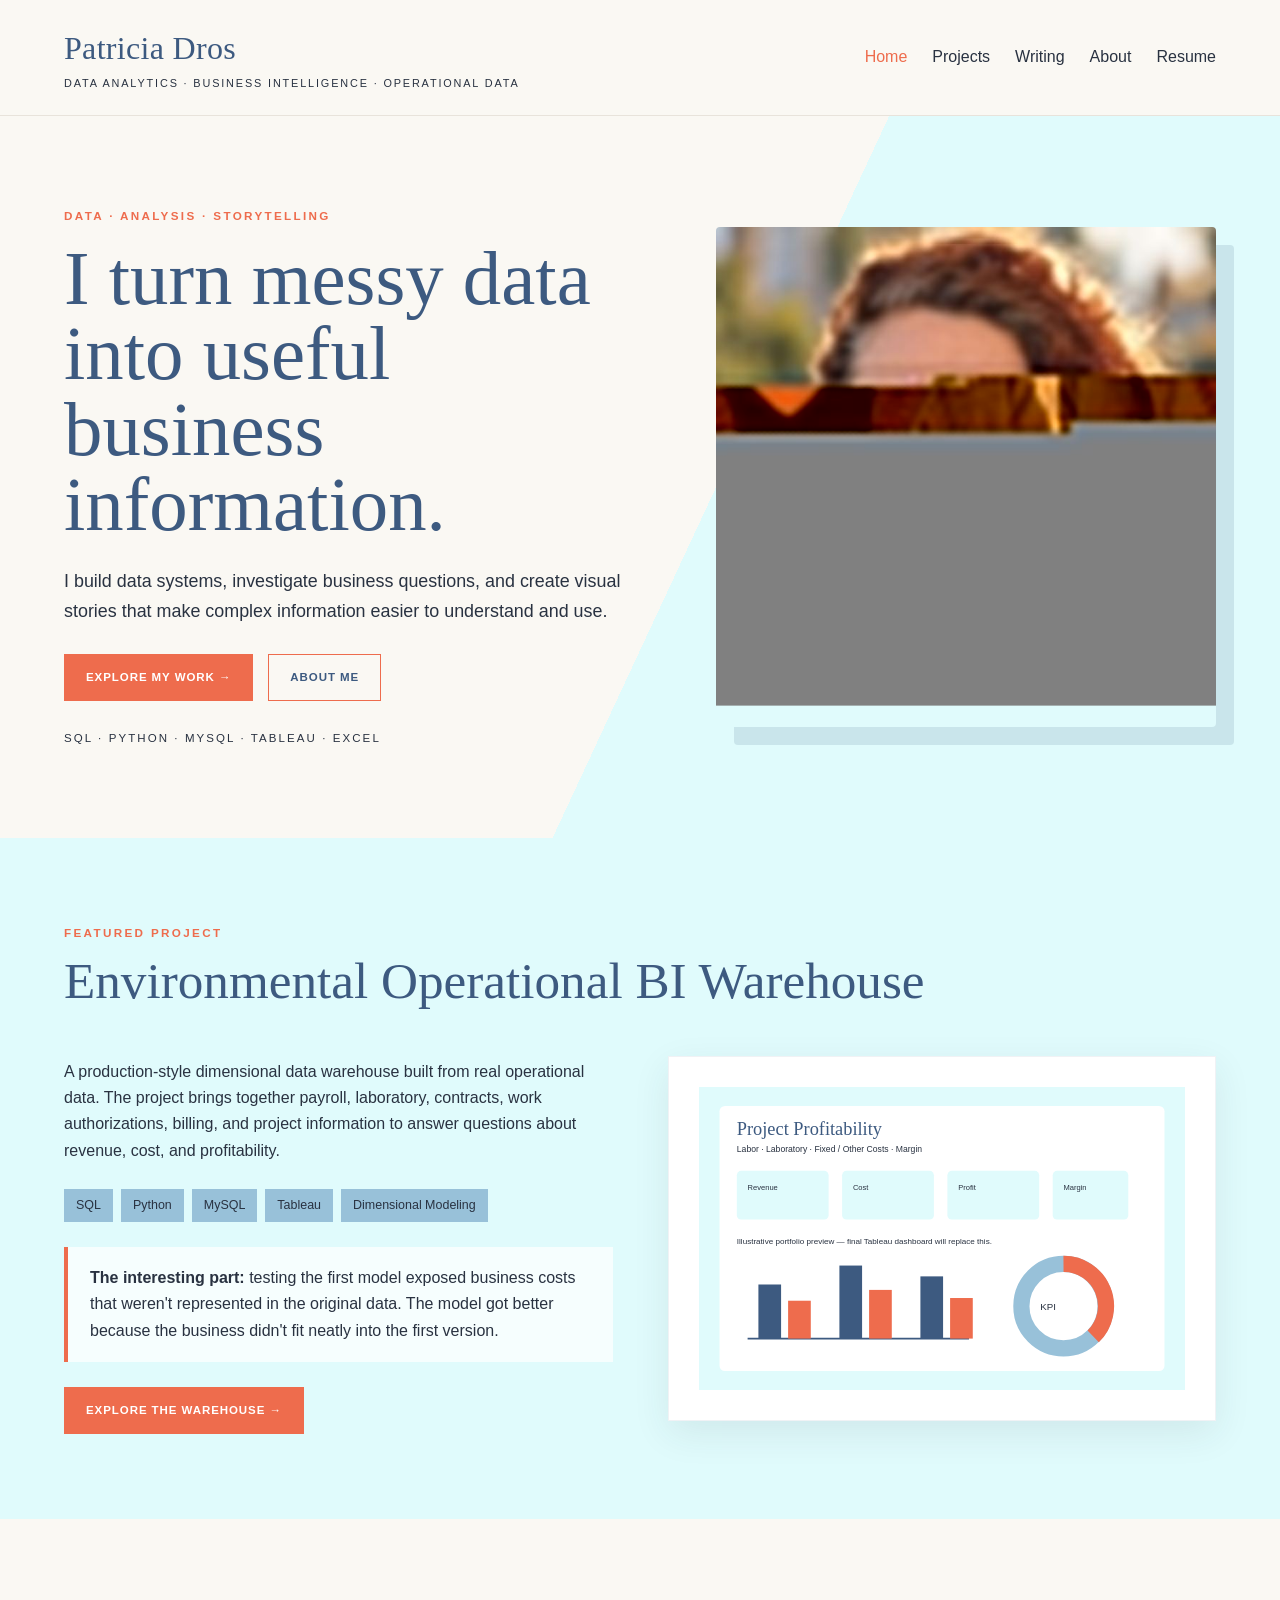
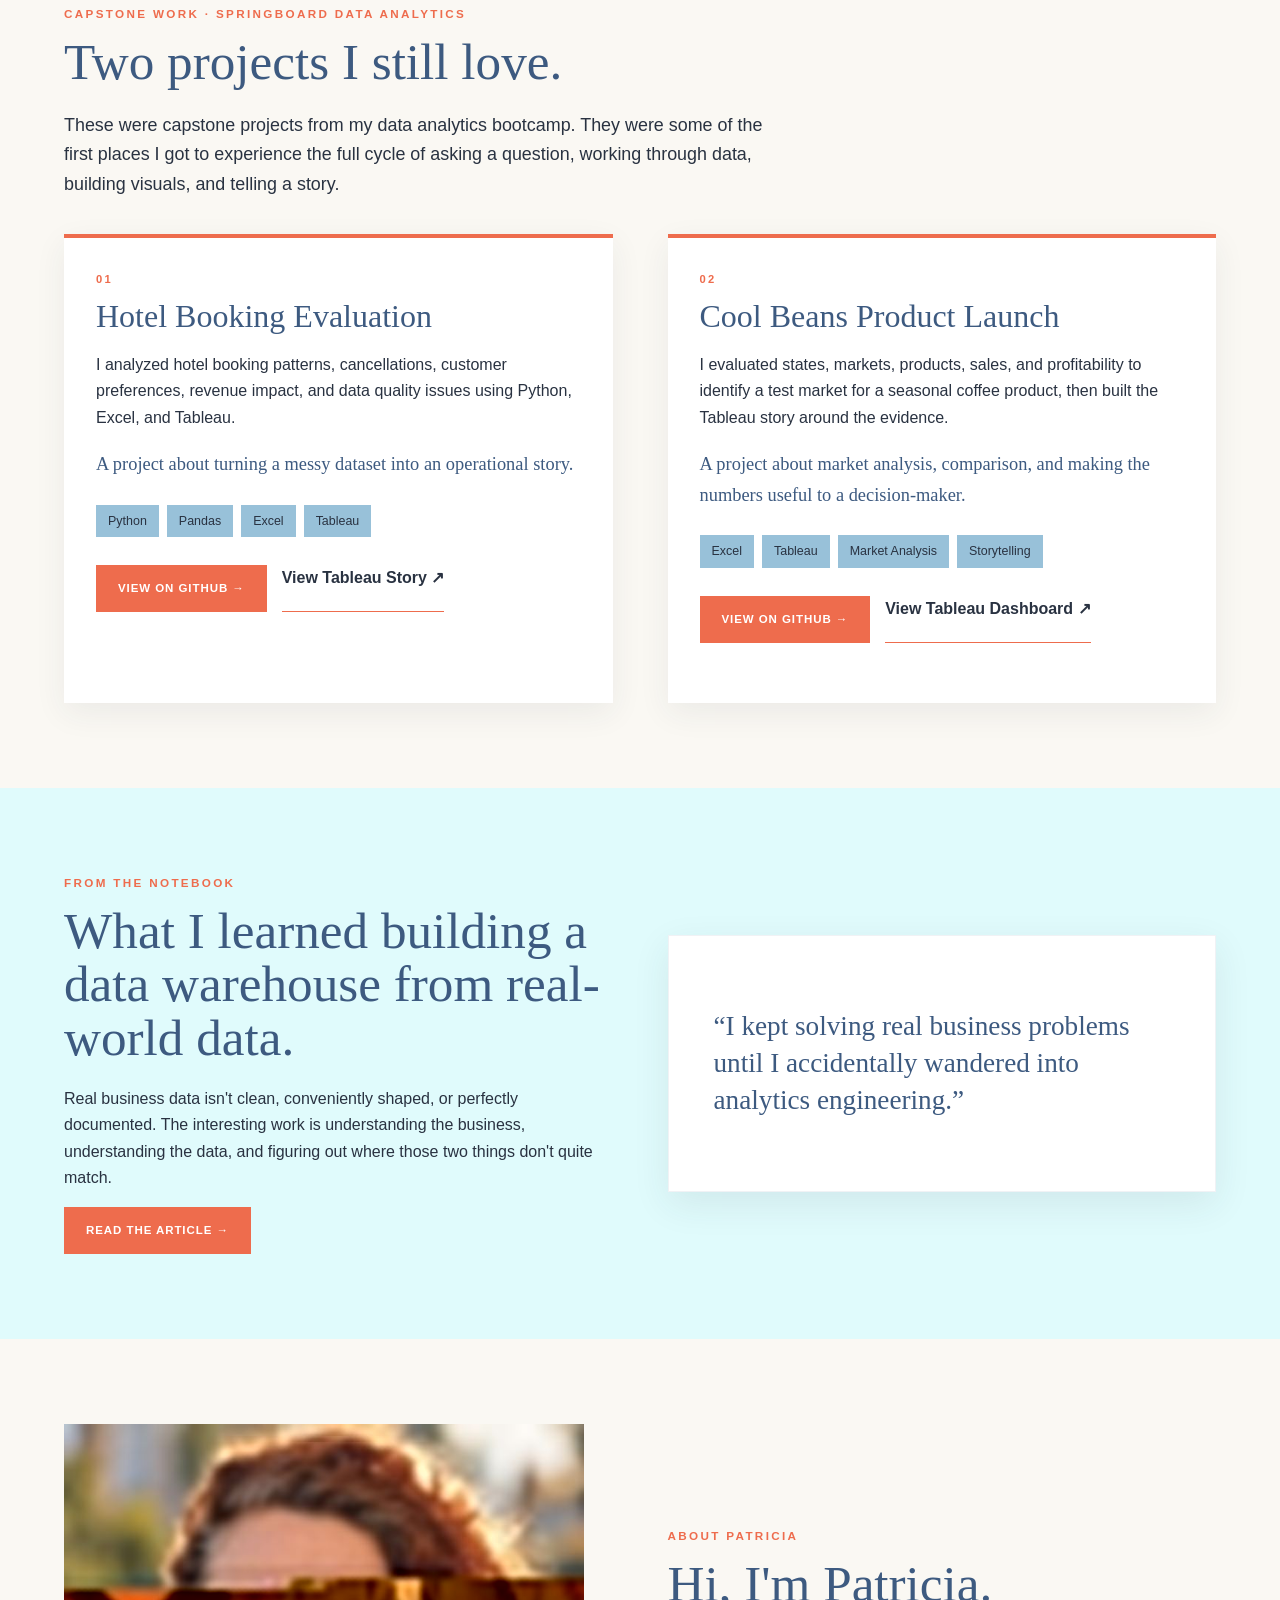
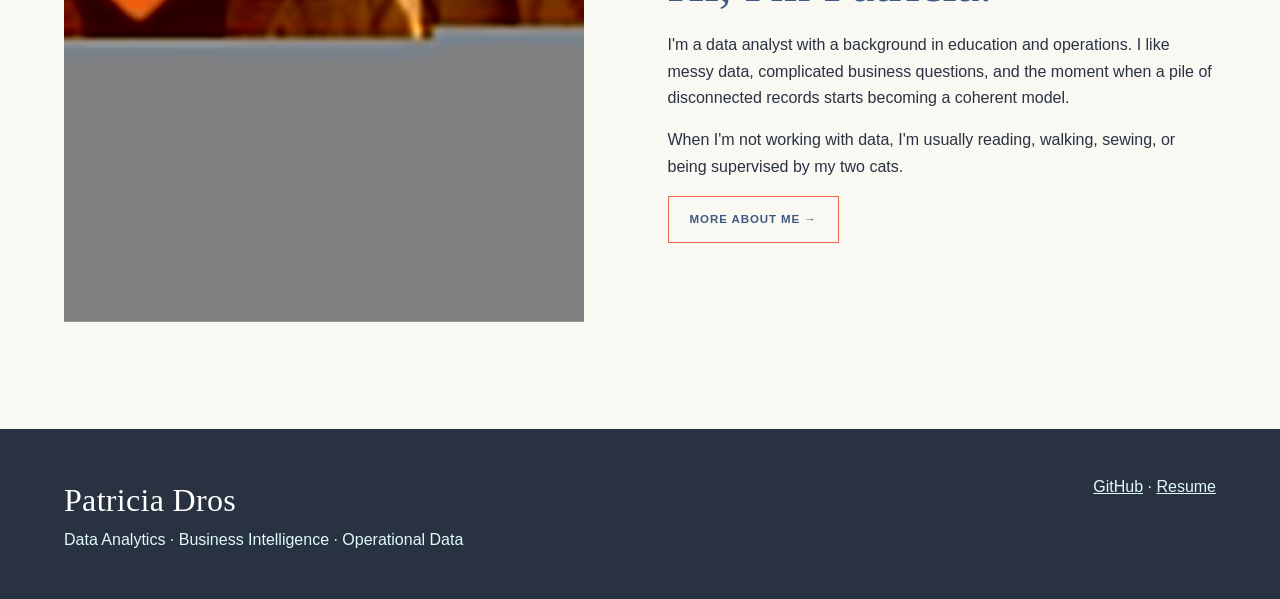
<file: index.html>
<!doctype html>
<html lang="en">
<head>
<meta charset="utf-8"><meta name="viewport" content="width=device-width,initial-scale=1">
<title>Patricia Dros | Data Analytics & Business Intelligence</title><link rel="stylesheet" href="style.css">
</head>
<body>
<nav class="site-nav"><div><a class="brand" href="index.html">Patricia Dros</a><p class="tagline">Data Analytics · Business Intelligence · Operational Data</p></div>
<ul class="nav-links"><li><a class="active" href="index.html">Home</a></li><li><a href="projects.html">Projects</a></li><li><a href="writing.html">Writing</a></li><li><a href="about.html">About</a></li><li><a href="resume.html">Resume</a></li></ul></nav>
<main>
<section class="hero"><div><div class="eyebrow">Data · Analysis · Storytelling</div>
<h1>I turn messy data into useful business information.</h1>
<p class="lead">I build data systems, investigate business questions, and create visual stories that make complex information easier to understand and use.</p>
<div class="buttons"><a class="button primary" href="projects.html">Explore My Work →</a><a class="button secondary" href="about.html">About Me</a></div>
<div class="skills">SQL · Python · MySQL · Tableau · Excel</div></div>
<img class="hero-photo" src="assets/patricia-headshot.jpg" alt="Portrait of Patricia Dros"></section>
<section class="pale"><div class="section-intro"><div class="eyebrow">Featured Project</div><h2>Environmental Operational BI Warehouse</h2></div><div class="grid"><div>
<p>A production-style dimensional data warehouse built from real operational data. The project brings together payroll, laboratory, contracts, work authorizations, billing, and project information to answer questions about revenue, cost, and profitability.</p>
<div class="tags"><span class="tag">SQL</span><span class="tag">Python</span><span class="tag">MySQL</span><span class="tag">Tableau</span><span class="tag">Dimensional Modeling</span></div>
<div class="note"><strong>The interesting part:</strong> testing the first model exposed business costs that weren't represented in the original data. The model got better because the business didn't fit neatly into the first version.</div>
<a class="button primary" href="https://github.com/PatriciaDros/environmental-operational-bi-warehouse">Explore the Warehouse →</a>
</div><div class="card"><img src="assets/dashboard-preview.svg" alt="Illustrative project profitability dashboard preview" style="width:100%;display:block"></div></div></section>
<section><div class="section-intro"><div class="eyebrow">Capstone Work · Springboard Data Analytics</div><h2>Two projects I still love.</h2><p class="lead">These were capstone projects from my data analytics bootcamp. They were some of the first places I got to experience the full cycle of asking a question, working through data, building visuals, and telling a story.</p></div>
<div class="grid project-grid">
<article class="project-card"><div class="project-number">01</div><h3>Hotel Booking Evaluation</h3><p>I analyzed hotel booking patterns, cancellations, customer preferences, revenue impact, and data quality issues using Python, Excel, and Tableau.</p><p class="project-punch">A project about turning a messy dataset into an operational story.</p><div class="tags"><span class="tag">Python</span><span class="tag">Pandas</span><span class="tag">Excel</span><span class="tag">Tableau</span></div><div class="buttons"><a class="button primary" href="https://github.com/PatriciaDros/Hotel-Booking-Evaluation">View on GitHub →</a><a class="text-link" href="https://public.tableau.com/app/profile/patricia.dros/viz/HotelBookingEvaluation/Story1">View Tableau Story ↗</a></div></article>
<article class="project-card"><div class="project-number">02</div><h3>Cool Beans Product Launch</h3><p>I evaluated states, markets, products, sales, and profitability to identify a test market for a seasonal coffee product, then built the Tableau story around the evidence.</p><p class="project-punch">A project about market analysis, comparison, and making the numbers useful to a decision-maker.</p><div class="tags"><span class="tag">Excel</span><span class="tag">Tableau</span><span class="tag">Market Analysis</span><span class="tag">Storytelling</span></div><div class="buttons"><a class="button primary" href="https://github.com/PatriciaDros/Cool-Beans-Product-Launch">View on GitHub →</a><a class="text-link" href="https://public.tableau.com/app/profile/patricia.dros/viz/CoffeeChainProductLaunch/Presentation">View Tableau Dashboard ↗</a></div></article>
</div></section>
<section class="pale"><div class="grid"><div><div class="eyebrow">From the Notebook</div><h2>What I learned building a data warehouse from real-world data.</h2><p>Real business data isn't clean, conveniently shaped, or perfectly documented. The interesting work is understanding the business, understanding the data, and figuring out where those two things don't quite match.</p><a class="button primary" href="writing.html">Read the Article →</a></div><div class="card quote-card"><p>“I kept solving real business problems until I accidentally wandered into analytics engineering.”</p></div></div></section>
<section class="about-strip"><div class="grid"><img class="about-photo" src="assets/patricia-headshot.jpg" alt="Portrait of Patricia Dros"><div><div class="eyebrow">About Patricia</div><h2>Hi, I'm Patricia.</h2><p>I'm a data analyst with a background in education and operations. I like messy data, complicated business questions, and the moment when a pile of disconnected records starts becoming a coherent model.</p><p>When I'm not working with data, I'm usually reading, walking, sewing, or being supervised by my two cats.</p><a class="button secondary" href="about.html">More About Me →</a></div></div></section>
</main>
<footer><div><div class="brand">Patricia Dros</div><p>Data Analytics · Business Intelligence · Operational Data</p></div><p><a href="https://github.com/PatriciaDros">GitHub</a> · <a href="resume.html">Resume</a></p></div></footer>
</body></html>
</file>
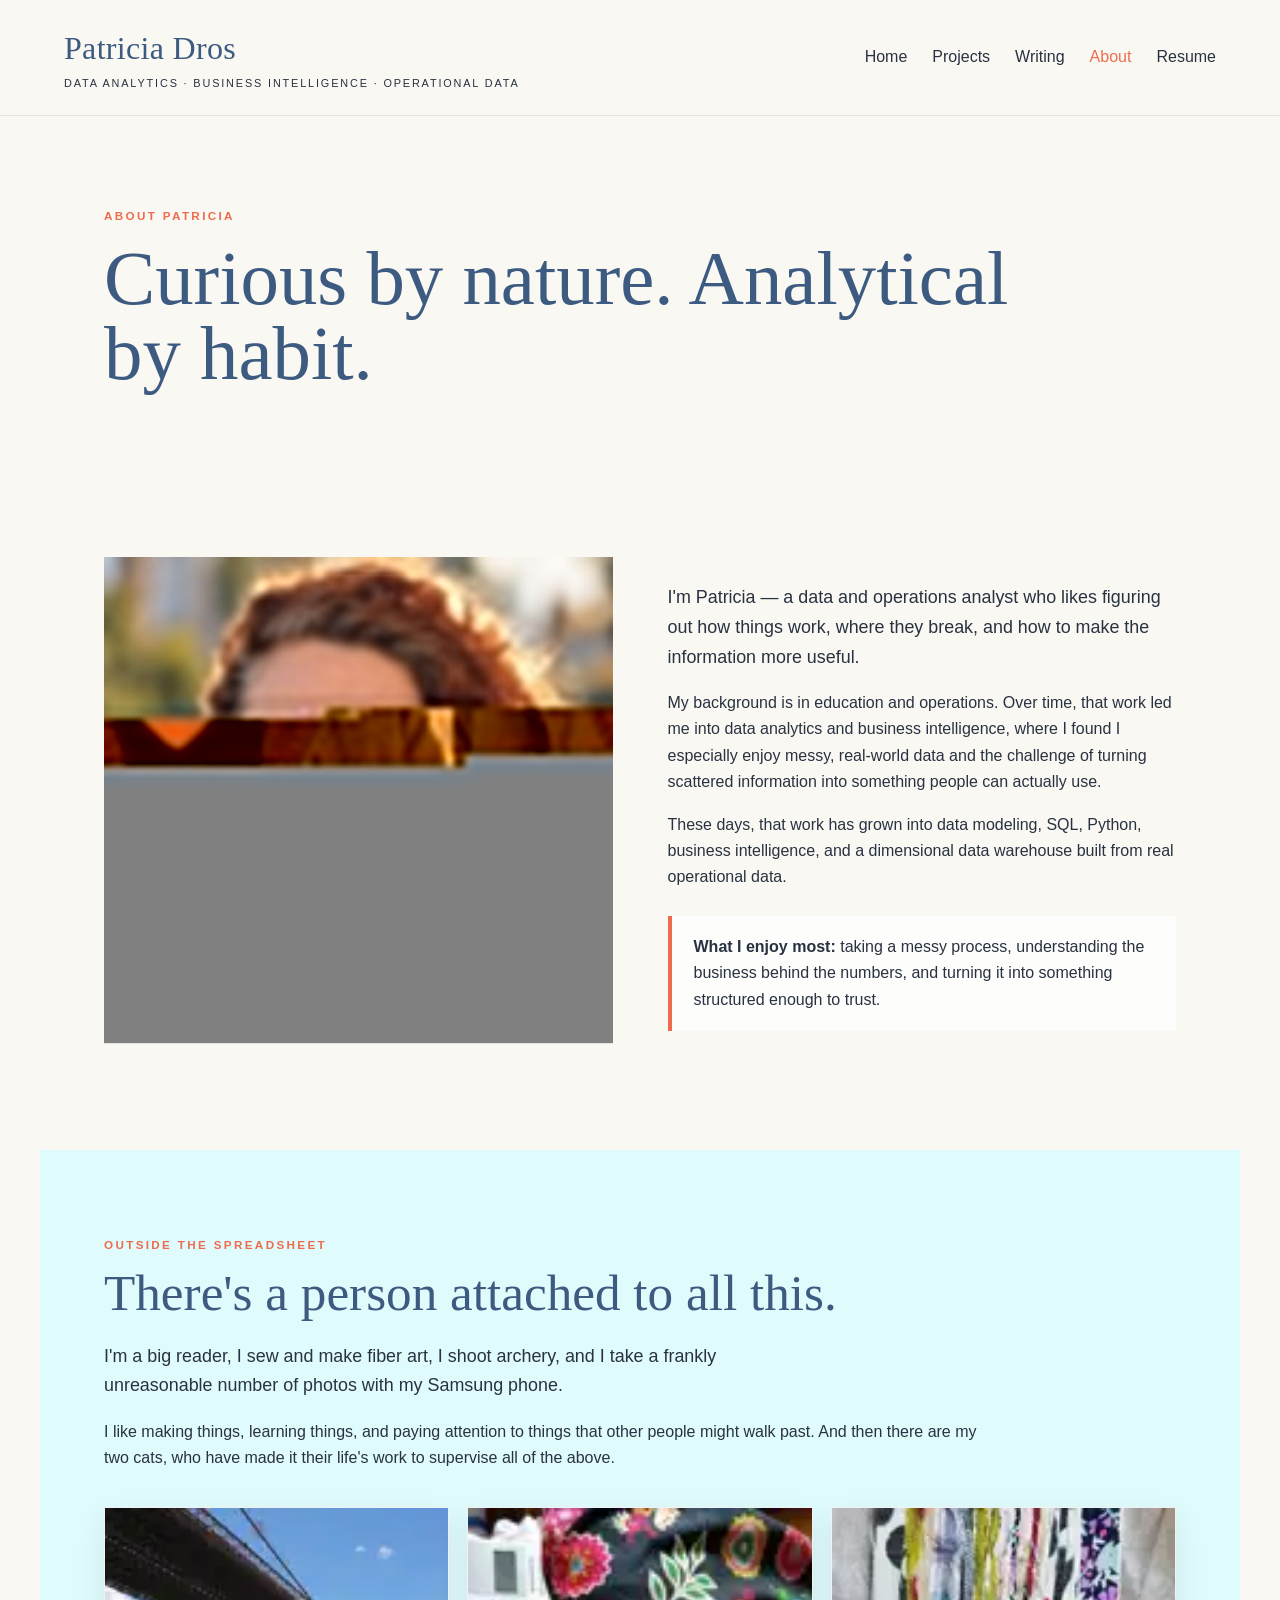
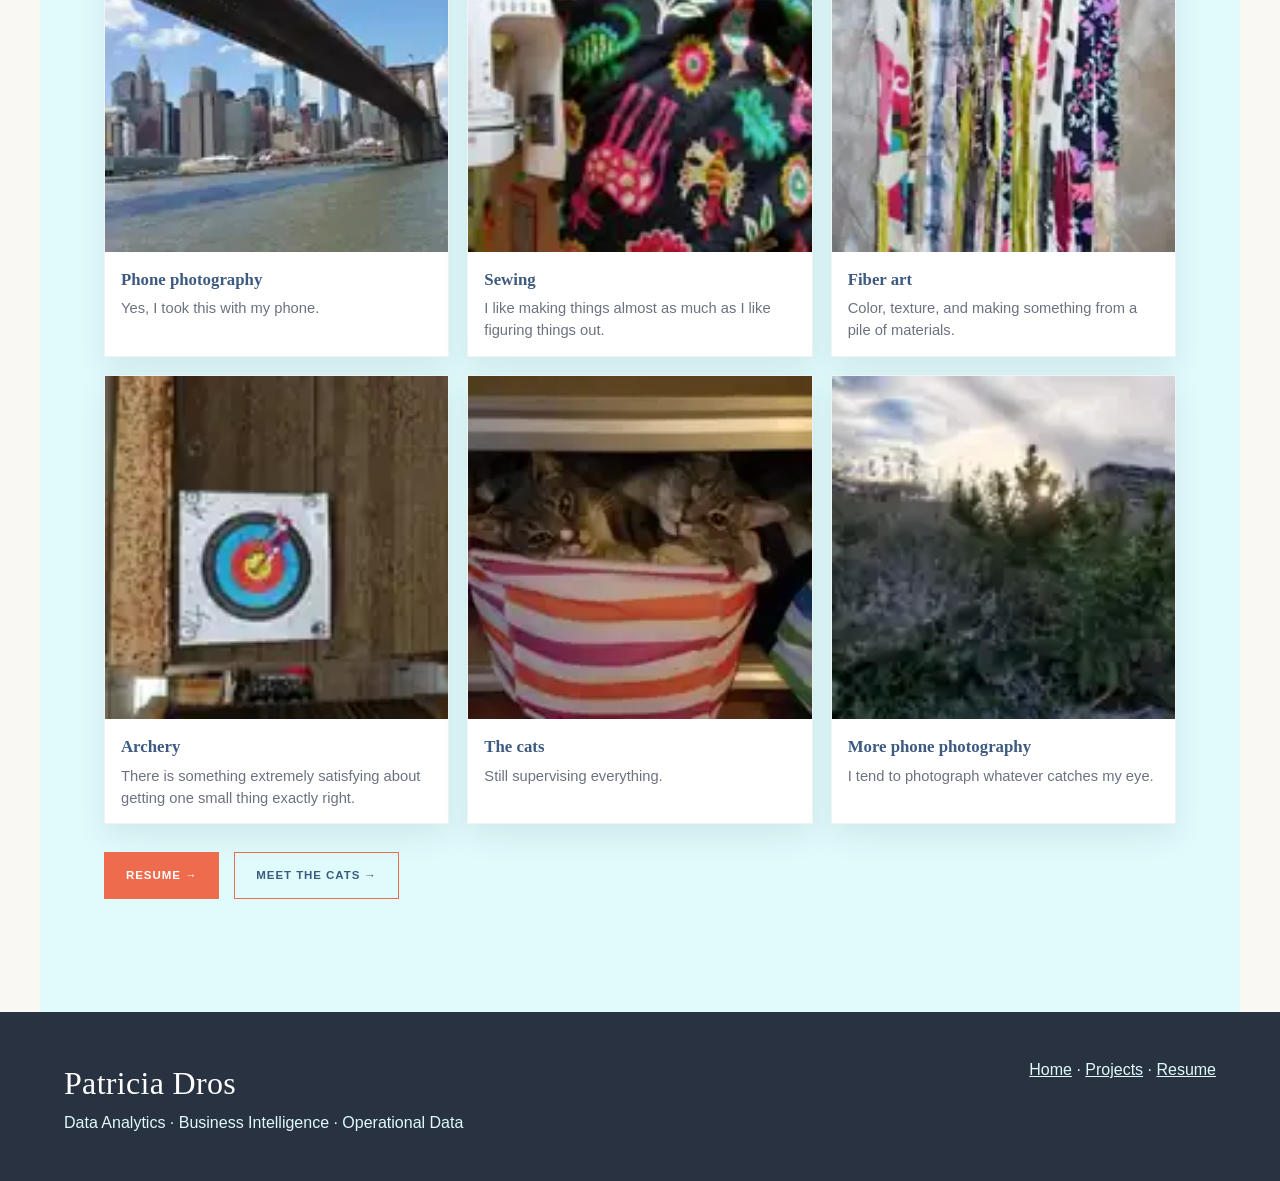
<file: about.html>
<!doctype html>
<html lang="en">
<head>
  <meta charset="utf-8">
  <meta name="viewport" content="width=device-width,initial-scale=1">
  <title>About | Patricia Dros</title>
  <link rel="stylesheet" href="style.css">
</head>
<body>
<nav class="site-nav">
  <div>
    <a class="brand" href="index.html">Patricia Dros</a>
    <p class="tagline">Data Analytics · Business Intelligence · Operational Data</p>
  </div>
  <ul class="nav-links">
    <li><a href="index.html">Home</a></li>
    <li><a href="projects.html">Projects</a></li>
    <li><a href="writing.html">Writing</a></li>
    <li><a href="about.html" class="active">About</a></li>
    <li><a href="resume.html">Resume</a></li>
  </ul>
</nav>

<main class="container">
  <header class="page-header">
    <div class="eyebrow">About Patricia</div>
    <h1>Curious by nature. Analytical by habit.</h1>
  </header>

  <section>
    <div class="grid">
      <img class="about-photo" src="assets/patricia-headshot.jpg" alt="Portrait of Patricia Dros">
      <div>
        <p class="lead">I'm Patricia — a data and operations analyst who likes figuring out how things work, where they break, and how to make the information more useful.</p>
        <p>My background is in education and operations. Over time, that work led me into data analytics and business intelligence, where I found I especially enjoy messy, real-world data and the challenge of turning scattered information into something people can actually use.</p>
        <p>These days, that work has grown into data modeling, SQL, Python, business intelligence, and a dimensional data warehouse built from real operational data.</p>
        <div class="note"><strong>What I enjoy most:</strong> taking a messy process, understanding the business behind the numbers, and turning it into something structured enough to trust.</div>
      </div>
    </div>
  </section>

  <section class="pale">
    <div class="section-intro">
      <div class="eyebrow">Outside the Spreadsheet</div>
      <h2>There's a person attached to all this.</h2>
      <p class="lead">I'm a big reader, I sew and make fiber art, I shoot archery, and I take a frankly unreasonable number of photos with my Samsung phone.</p>
      <p>I like making things, learning things, and paying attention to things that other people might walk past. And then there are my two cats, who have made it their life's work to supervise all of the above.</p>
    </div>

    <div class="hobby-grid">
      <figure class="hobby-card">
        <img src="assets/about-photo-nyc.svg" alt="City and bridge photograph taken by Patricia with her phone">
        <figcaption><strong>Phone photography</strong><span>Yes, I took this with my phone.</span></figcaption>
      </figure>

      <figure class="hobby-card">
        <img src="assets/about-sewing.svg" alt="Sewing project and colorful fabric">
        <figcaption><strong>Sewing</strong><span>I like making things almost as much as I like figuring things out.</span></figcaption>
      </figure>

      <figure class="hobby-card">
        <img src="assets/about-fiber-art.svg" alt="Colorful fiber art and textile materials">
        <figcaption><strong>Fiber art</strong><span>Color, texture, and making something from a pile of materials.</span></figcaption>
      </figure>

      <figure class="hobby-card">
        <img src="assets/about-archery.svg" alt="Archery target with arrows grouped near the center">
        <figcaption><strong>Archery</strong><span>There is something extremely satisfying about getting one small thing exactly right.</span></figcaption>
      </figure>

      <figure class="hobby-card">
        <img src="assets/about-cats.svg" alt="Patricia's cats relaxing together">
        <figcaption><strong>The cats</strong><span>Still supervising everything.</span></figcaption>
      </figure>

      <figure class="hobby-card">
        <img src="assets/about-photo-nature.svg" alt="Nature photograph taken by Patricia with her phone">
        <figcaption><strong>More phone photography</strong><span>I tend to photograph whatever catches my eye.</span></figcaption>
      </figure>
    </div>

    <div class="buttons">
      <a class="button primary" href="https://docs.google.com/document/d/11GzH2z8utqdKG4jEPrLiY3RpkU1543s8XlJLXUOitCM/edit?usp=sharing">Resume →</a>
      <a class="button secondary" href="https://photos.app.goo.gl/s2S8TbQZvqHZNW3t9">Meet the Cats →</a>
    </div>
  </section>
</main>

<footer>
  <div>
    <div class="brand">Patricia Dros</div>
    <p>Data Analytics · Business Intelligence · Operational Data</p>
  </div>
  <p><a href="index.html">Home</a> · <a href="projects.html">Projects</a> · <a href="resume.html">Resume</a></p>
</footer>
</body>
</html>
</file>
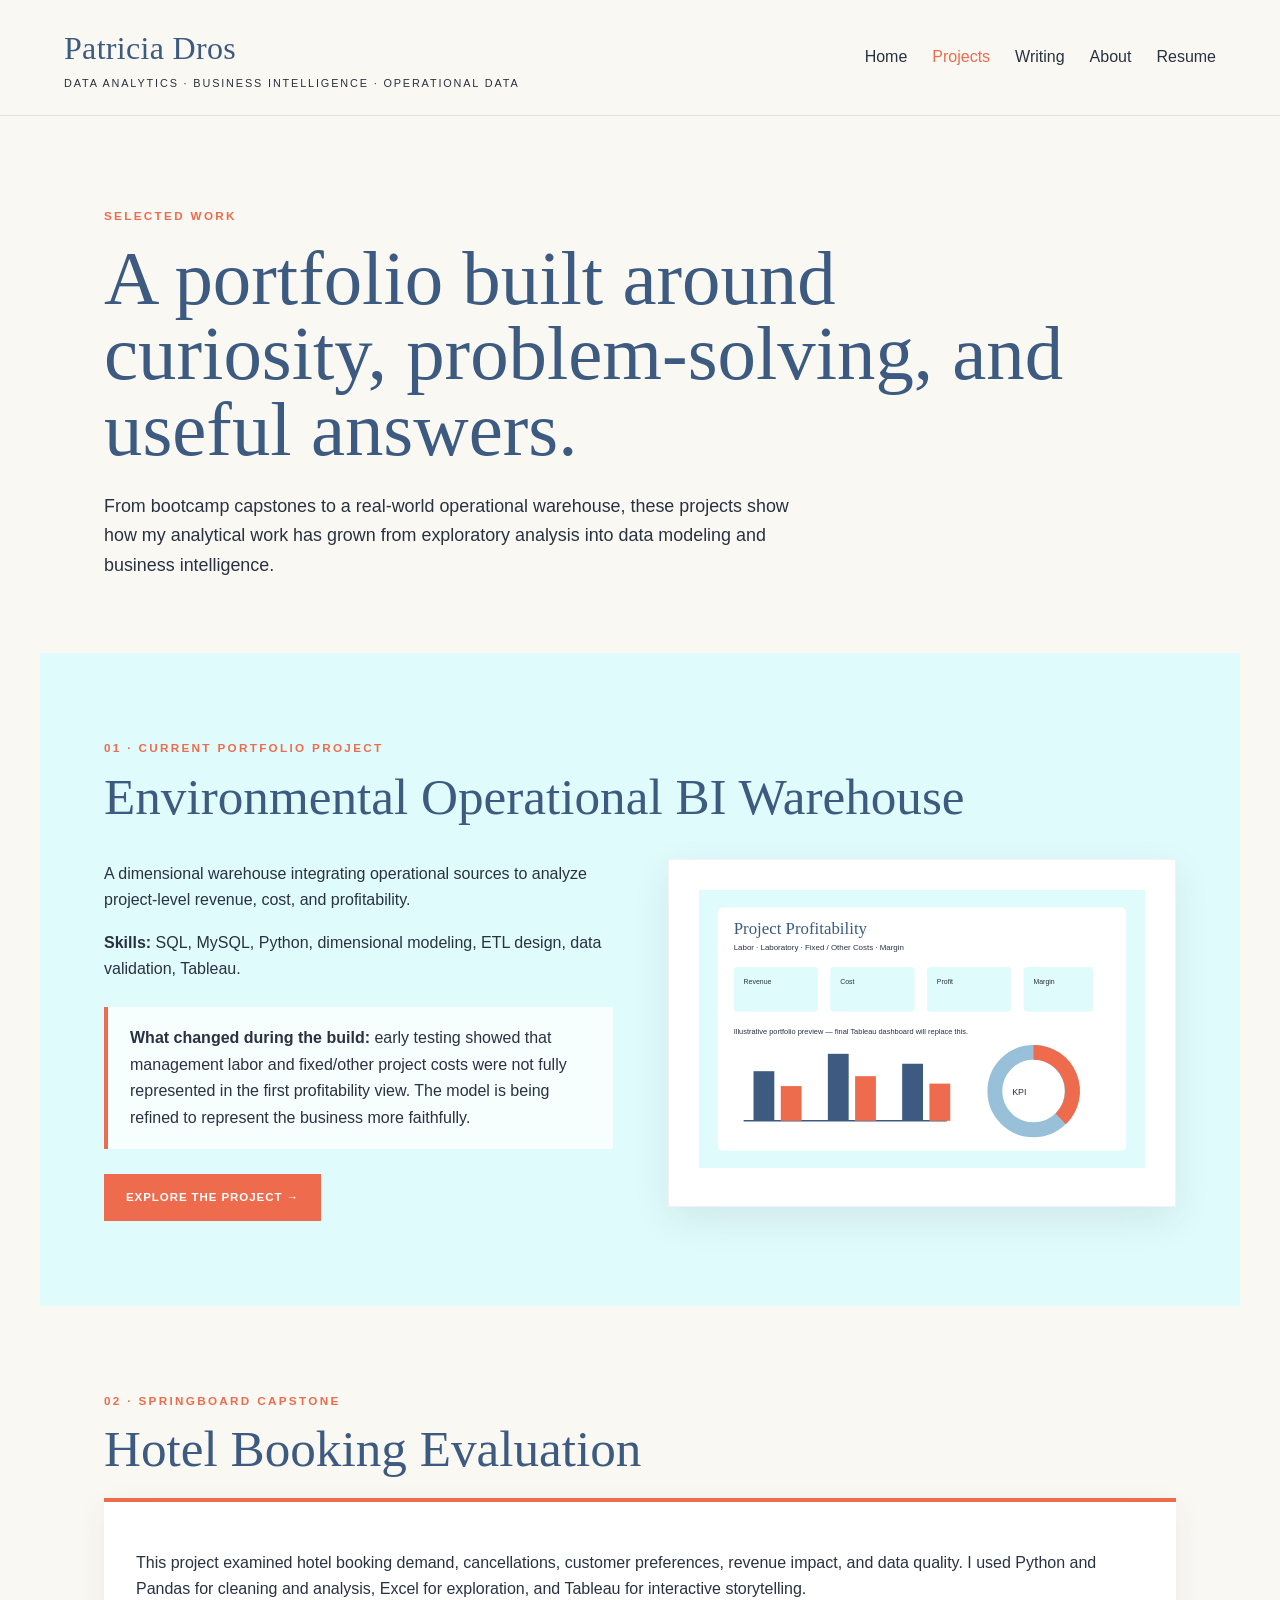
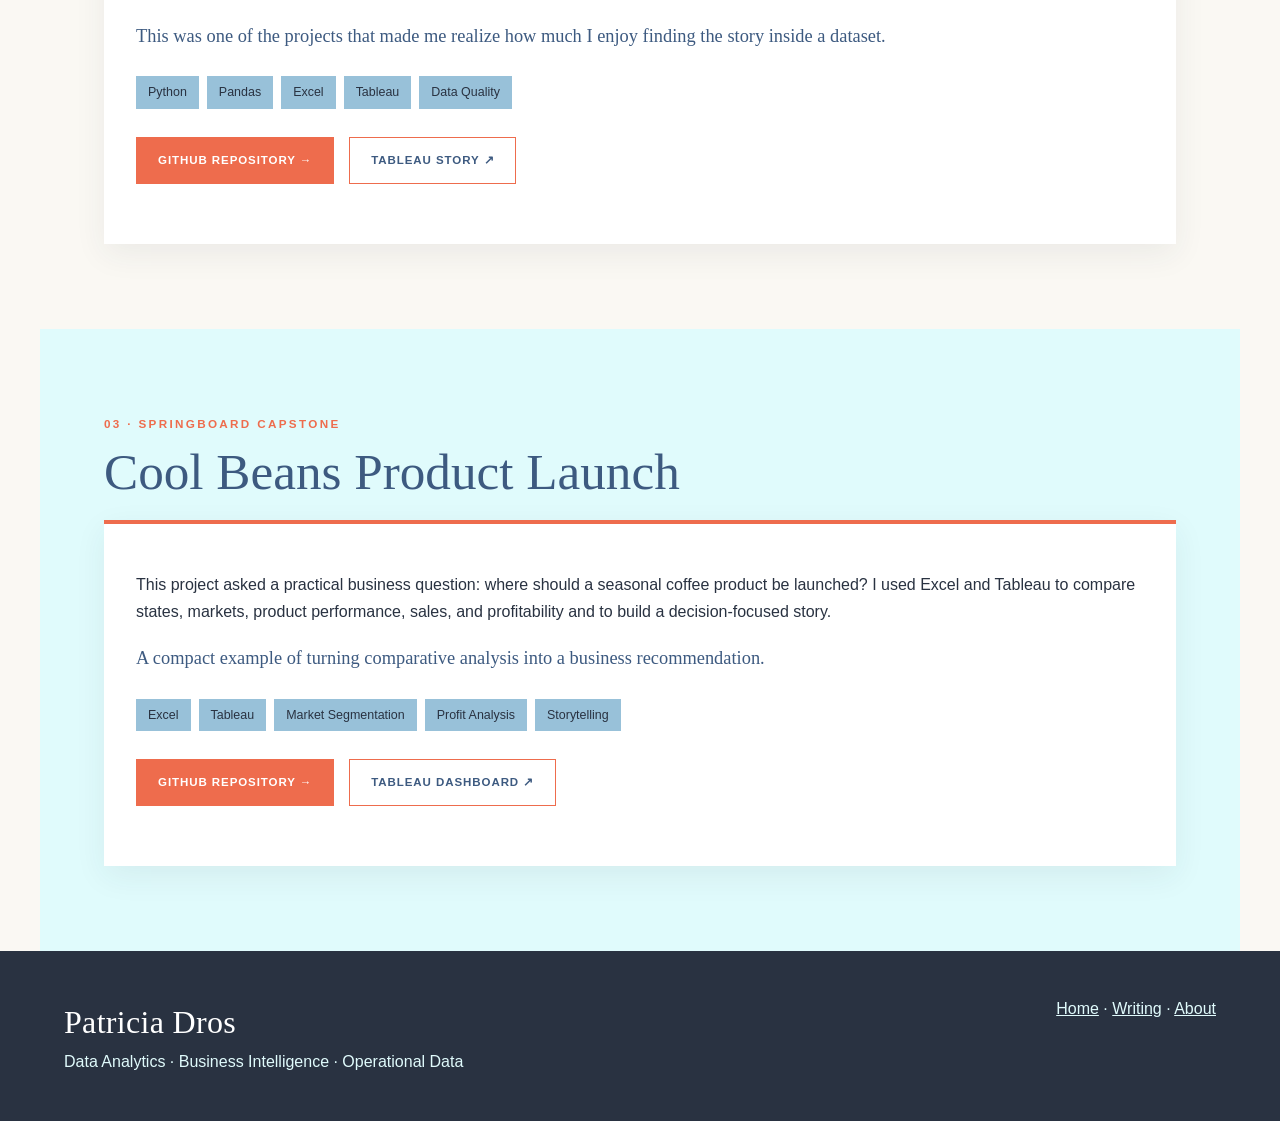
<file: projects.html>
<!doctype html><html lang="en"><head><meta charset="utf-8"><meta name="viewport" content="width=device-width,initial-scale=1"><title>Projects | Patricia Dros</title><link rel="stylesheet" href="style.css"></head><body>
<nav class="site-nav"><div><a class="brand" href="index.html">Patricia Dros</a><p class="tagline">Data Analytics · Business Intelligence · Operational Data</p></div><ul class="nav-links"><li><a href="index.html">Home</a></li><li><a class="active" href="projects.html">Projects</a></li><li><a href="writing.html">Writing</a></li><li><a href="about.html">About</a></li><li><a href="resume.html">Resume</a></li></ul></nav>
<main class="container">
<header class="page-header"><div class="eyebrow">Selected Work</div><h1>A portfolio built around curiosity, problem-solving, and useful answers.</h1><p class="lead">From bootcamp capstones to a real-world operational warehouse, these projects show how my analytical work has grown from exploratory analysis into data modeling and business intelligence.</p></header>

<section class="pale">
<div class="eyebrow">01 · Current Portfolio Project</div><h2>Environmental Operational BI Warehouse</h2>
<div class="grid"><div><p>A dimensional warehouse integrating operational sources to analyze project-level revenue, cost, and profitability.</p><p><strong>Skills:</strong> SQL, MySQL, Python, dimensional modeling, ETL design, data validation, Tableau.</p><div class="note"><strong>What changed during the build:</strong> early testing showed that management labor and fixed/other project costs were not fully represented in the first profitability view. The model is being refined to represent the business more faithfully.</div><a class="button primary" href="https://github.com/PatriciaDros/environmental-operational-bi-warehouse">Explore the Project →</a></div><div class="card"><img src="assets/dashboard-preview.svg" alt="Illustrative project profitability dashboard preview" style="width:100%"></div></div>
</section>

<section><div class="eyebrow">02 · Springboard Capstone</div><h2>Hotel Booking Evaluation</h2><div class="project-card"><p>This project examined hotel booking demand, cancellations, customer preferences, revenue impact, and data quality. I used Python and Pandas for cleaning and analysis, Excel for exploration, and Tableau for interactive storytelling.</p><p class="project-punch">This was one of the projects that made me realize how much I enjoy finding the story inside a dataset.</p><div class="tags"><span class="tag">Python</span><span class="tag">Pandas</span><span class="tag">Excel</span><span class="tag">Tableau</span><span class="tag">Data Quality</span></div><div class="buttons"><a class="button primary" href="https://github.com/PatriciaDros/Hotel-Booking-Evaluation">GitHub Repository →</a><a class="button secondary" href="https://public.tableau.com/app/profile/patricia.dros/viz/HotelBookingEvaluation/Story1">Tableau Story ↗</a></div></div></section>

<section class="pale"><div class="eyebrow">03 · Springboard Capstone</div><h2>Cool Beans Product Launch</h2><div class="project-card"><p>This project asked a practical business question: where should a seasonal coffee product be launched? I used Excel and Tableau to compare states, markets, product performance, sales, and profitability and to build a decision-focused story.</p><p class="project-punch">A compact example of turning comparative analysis into a business recommendation.</p><div class="tags"><span class="tag">Excel</span><span class="tag">Tableau</span><span class="tag">Market Segmentation</span><span class="tag">Profit Analysis</span><span class="tag">Storytelling</span></div><div class="buttons"><a class="button primary" href="https://github.com/PatriciaDros/Cool-Beans-Product-Launch">GitHub Repository →</a><a class="button secondary" href="https://public.tableau.com/app/profile/patricia.dros/viz/CoffeeChainProductLaunch/Presentation">Tableau Dashboard ↗</a></div></div></section>
</main>
<footer><div><div class="brand">Patricia Dros</div><p>Data Analytics · Business Intelligence · Operational Data</p></div><p><a href="index.html">Home</a> · <a href="writing.html">Writing</a> · <a href="about.html">About</a></p></footer></body></html>
</file>
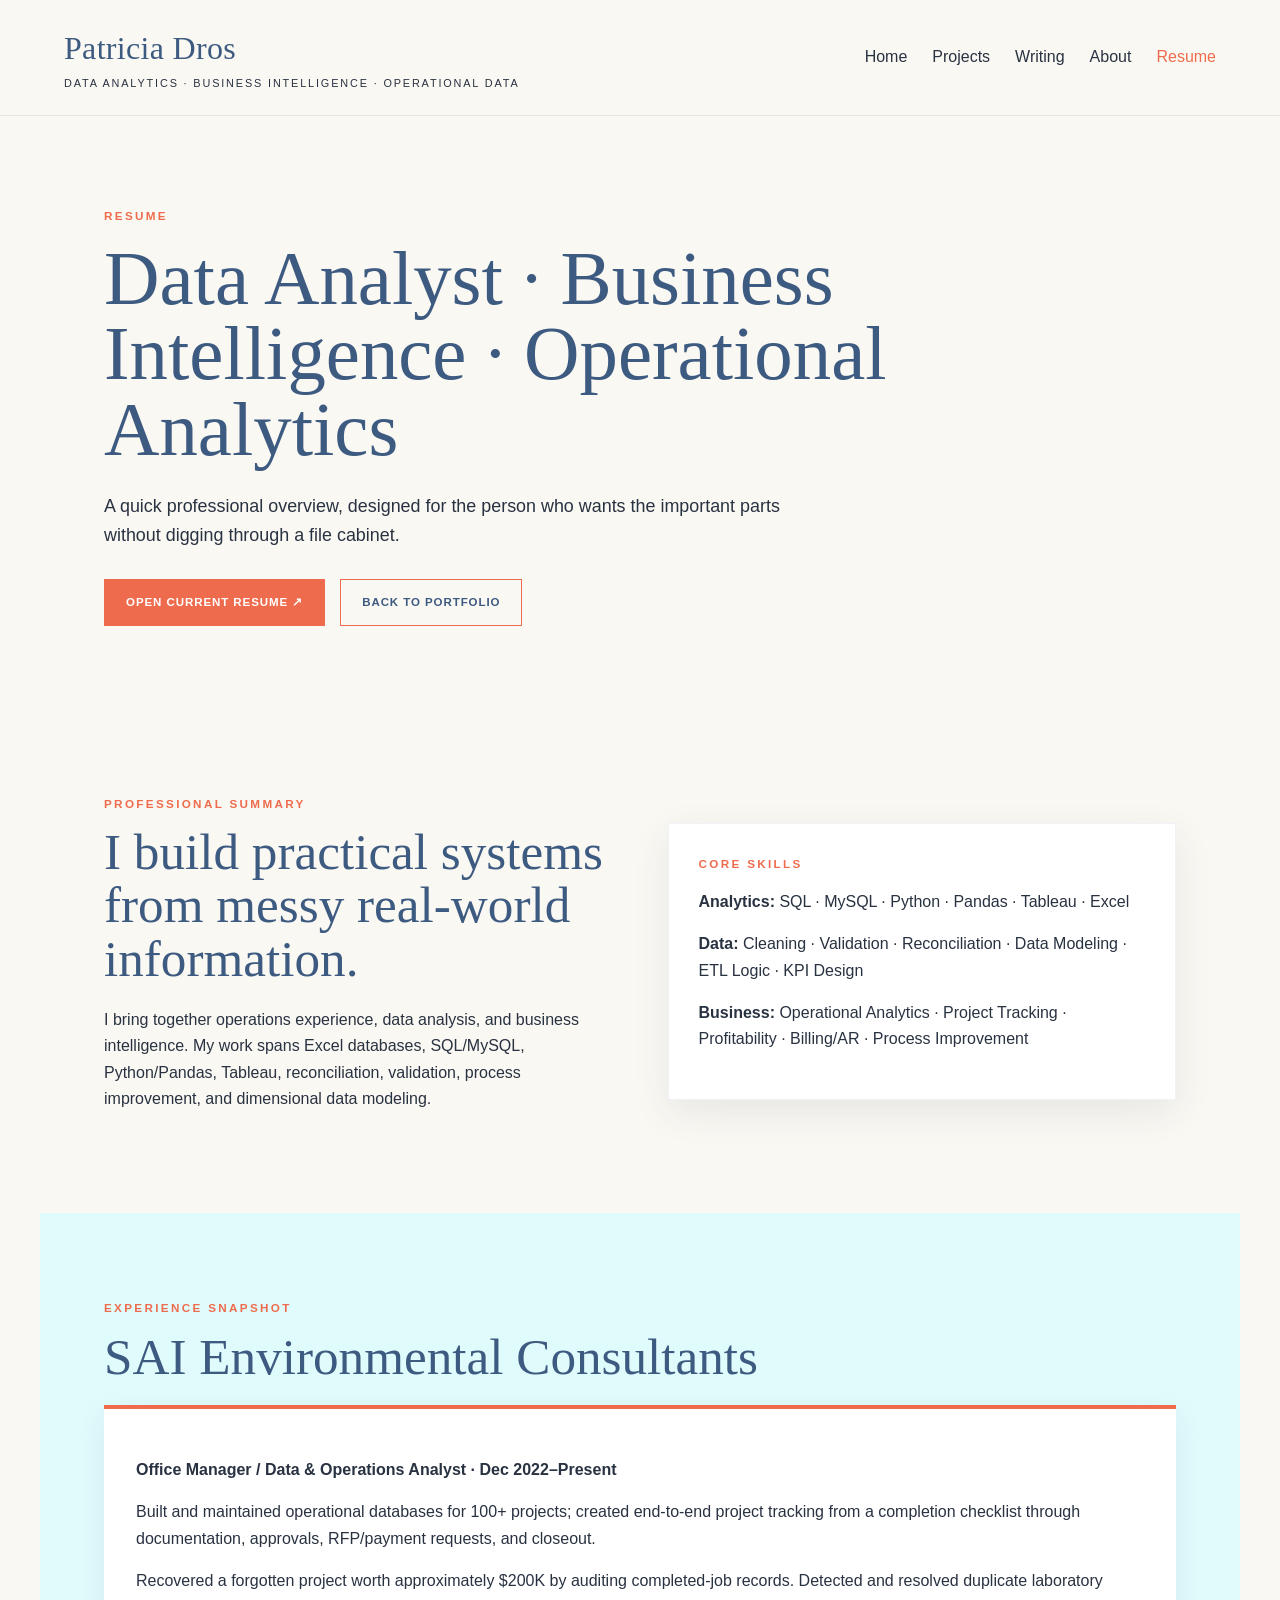
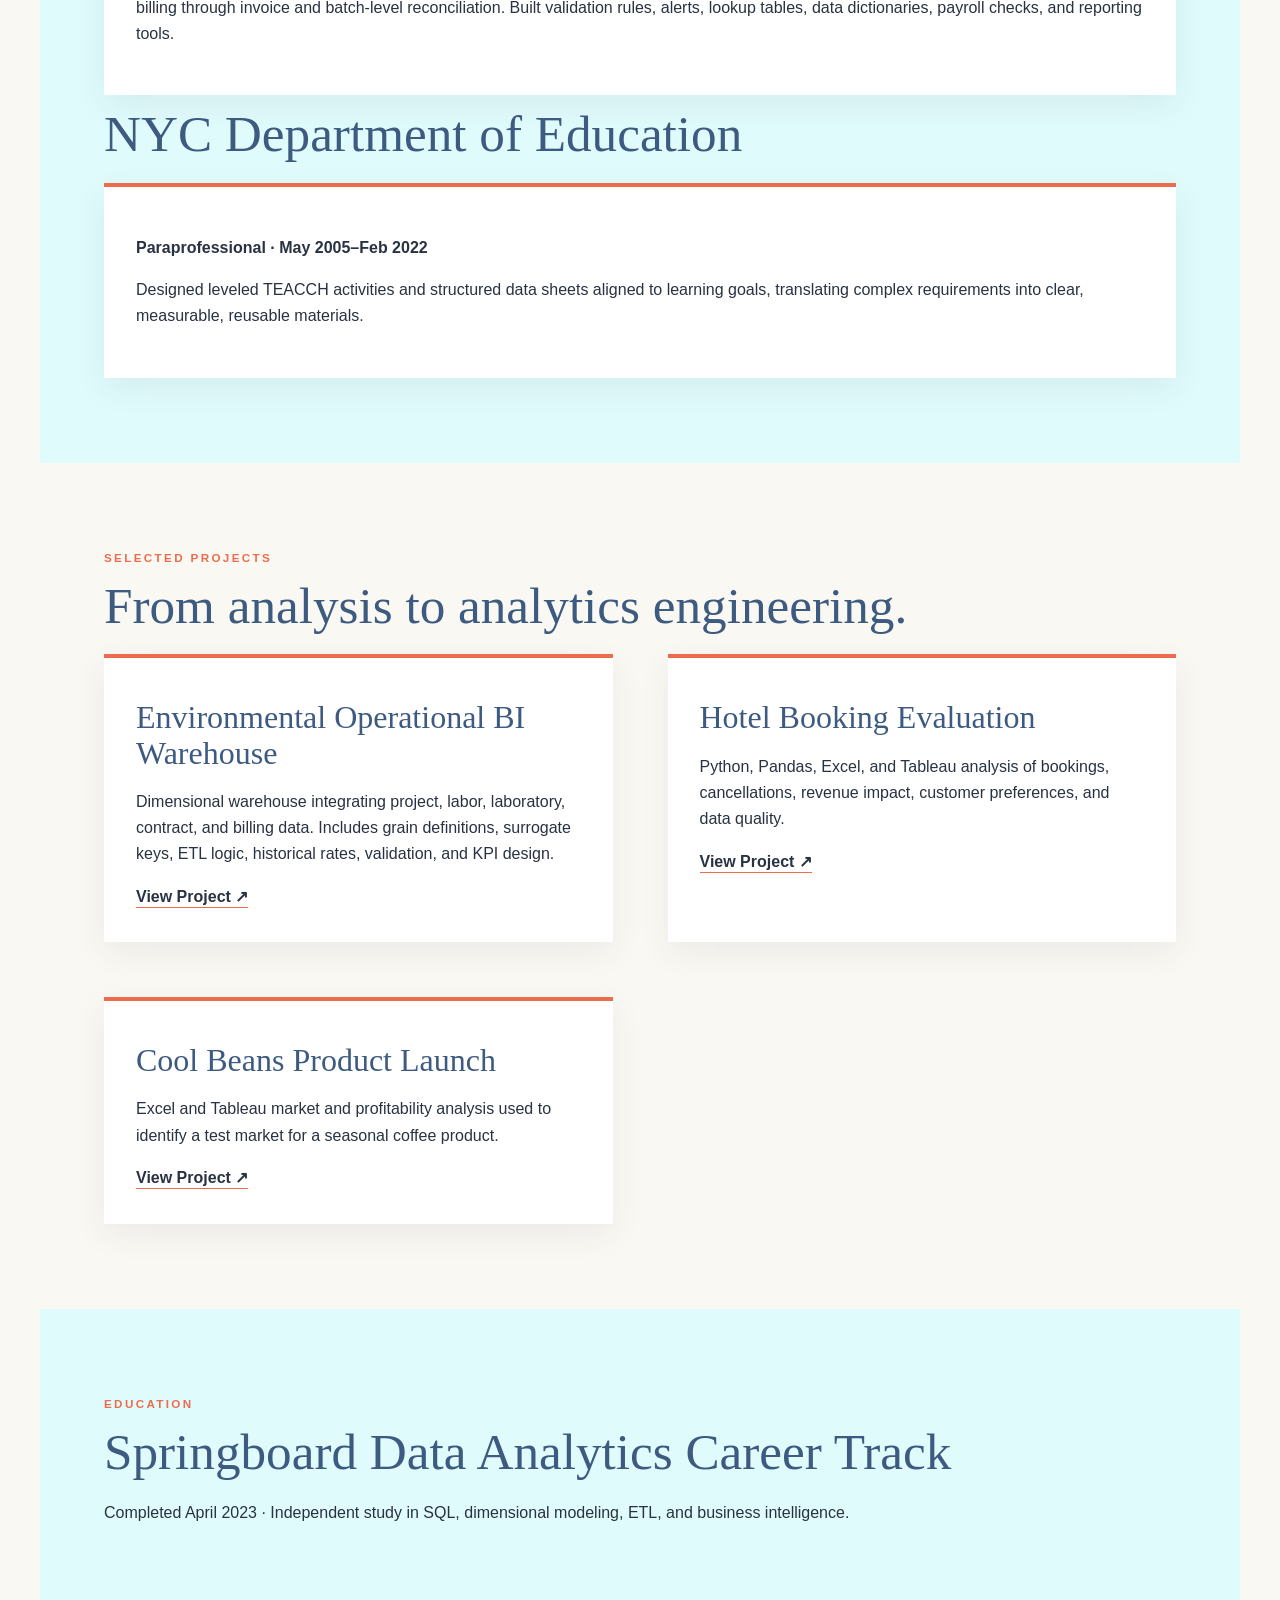
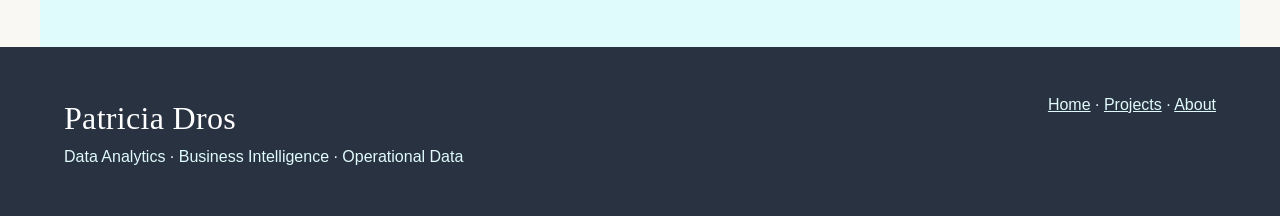
<file: resume.html>
<!doctype html><html lang="en"><head><meta charset="utf-8"><meta name="viewport" content="width=device-width,initial-scale=1"><title>Resume | Patricia Dros</title><link rel="stylesheet" href="style.css"></head><body>
<nav class="site-nav"><div><a class="brand" href="index.html">Patricia Dros</a><p class="tagline">Data Analytics · Business Intelligence · Operational Data</p></div><ul class="nav-links"><li><a href="index.html">Home</a></li><li><a href="projects.html">Projects</a></li><li><a href="writing.html">Writing</a></li><li><a href="about.html">About</a></li><li><a href="resume.html" class="active">Resume</a></li></ul></nav>
<main class="container"><header class="page-header"><div class="eyebrow">Resume</div><h1>Data Analyst · Business Intelligence · Operational Analytics</h1><p class="lead">A quick professional overview, designed for the person who wants the important parts without digging through a file cabinet.</p><div class="buttons"><a class="button primary" href="https://docs.google.com/document/d/11GzH2z8utqdKG4jEPrLiY3RpkU1543s8XlJLXUOitCM/edit?usp=sharing">Open Current Resume ↗</a><a class="button secondary" href="index.html">Back to Portfolio</a></div></header>
<section><div class="grid"><div><div class="eyebrow">Professional Summary</div><h2>I build practical systems from messy real-world information.</h2><p>I bring together operations experience, data analysis, and business intelligence. My work spans Excel databases, SQL/MySQL, Python/Pandas, Tableau, reconciliation, validation, process improvement, and dimensional data modeling.</p></div><div class="card"><div class="eyebrow">Core Skills</div><p><strong>Analytics:</strong> SQL · MySQL · Python · Pandas · Tableau · Excel</p><p><strong>Data:</strong> Cleaning · Validation · Reconciliation · Data Modeling · ETL Logic · KPI Design</p><p><strong>Business:</strong> Operational Analytics · Project Tracking · Profitability · Billing/AR · Process Improvement</p></div></div></section>
<section class="pale"><div class="eyebrow">Experience Snapshot</div><h2>SAI Environmental Consultants</h2><div class="project-card"><p><strong>Office Manager / Data & Operations Analyst · Dec 2022–Present</strong></p><p>Built and maintained operational databases for 100+ projects; created end-to-end project tracking from a completion checklist through documentation, approvals, RFP/payment requests, and closeout.</p><p>Recovered a forgotten project worth approximately $200K by auditing completed-job records. Detected and resolved duplicate laboratory billing through invoice and batch-level reconciliation. Built validation rules, alerts, lookup tables, data dictionaries, payroll checks, and reporting tools.</p></div>
<h2>NYC Department of Education</h2><div class="project-card"><p><strong>Paraprofessional · May 2005–Feb 2022</strong></p><p>Designed leveled TEACCH activities and structured data sheets aligned to learning goals, translating complex requirements into clear, measurable, reusable materials.</p></div></section>
<section><div class="eyebrow">Selected Projects</div><h2>From analysis to analytics engineering.</h2><div class="grid project-grid">
<div class="project-card"><h3>Environmental Operational BI Warehouse</h3><p>Dimensional warehouse integrating project, labor, laboratory, contract, and billing data. Includes grain definitions, surrogate keys, ETL logic, historical rates, validation, and KPI design.</p><a class="text-link" href="https://github.com/PatriciaDros/environmental-operational-bi-warehouse">View Project ↗</a></div>
<div class="project-card"><h3>Hotel Booking Evaluation</h3><p>Python, Pandas, Excel, and Tableau analysis of bookings, cancellations, revenue impact, customer preferences, and data quality.</p><a class="text-link" href="https://github.com/PatriciaDros/Hotel-Booking-Evaluation">View Project ↗</a></div>
<div class="project-card"><h3>Cool Beans Product Launch</h3><p>Excel and Tableau market and profitability analysis used to identify a test market for a seasonal coffee product.</p><a class="text-link" href="https://github.com/PatriciaDros/Cool-Beans-Product-Launch">View Project ↗</a></div>
</div></section>
<section class="pale"><div class="section-intro"><div class="eyebrow">Education</div><h2>Springboard Data Analytics Career Track</h2><p>Completed April 2023 · Independent study in SQL, dimensional modeling, ETL, and business intelligence.</p></div></section>
</main><footer><div><div class="brand">Patricia Dros</div><p>Data Analytics · Business Intelligence · Operational Data</p></div><p><a href="index.html">Home</a> · <a href="projects.html">Projects</a> · <a href="about.html">About</a></p></footer></body></html>
</file>
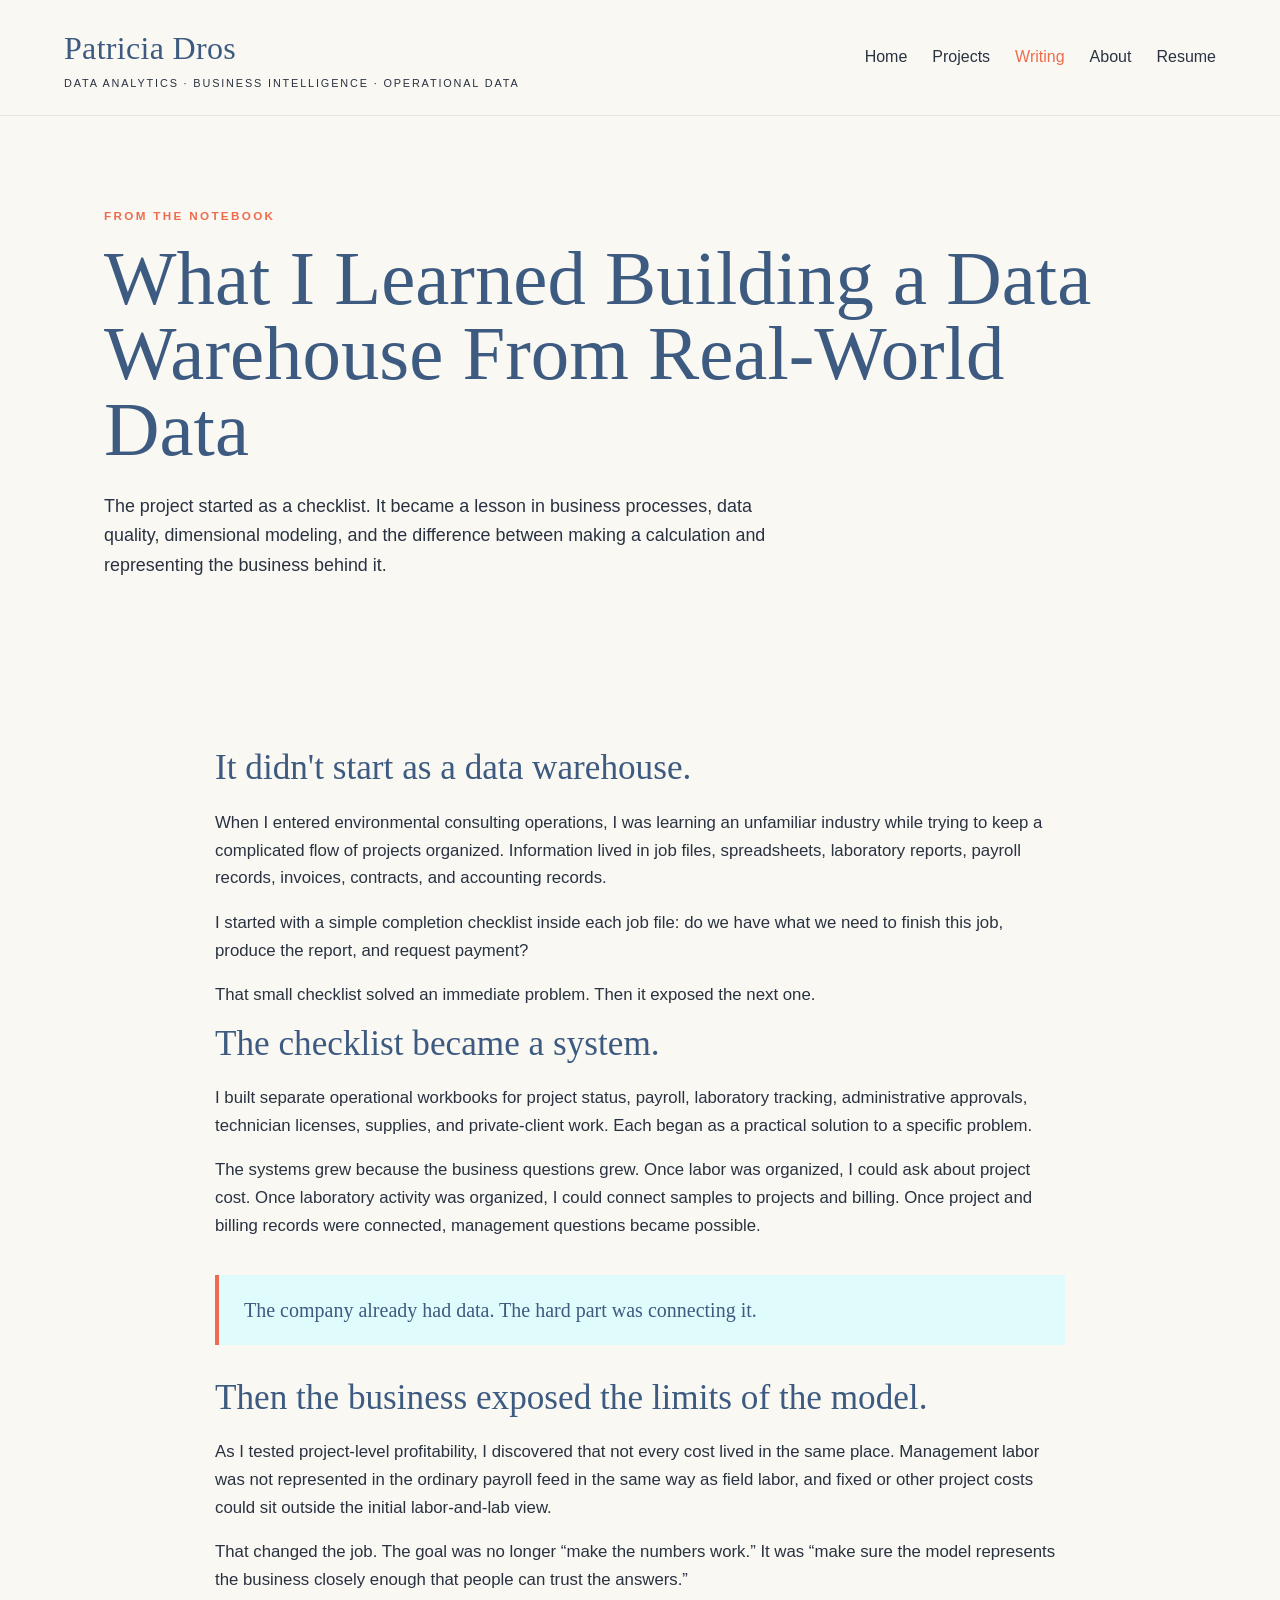
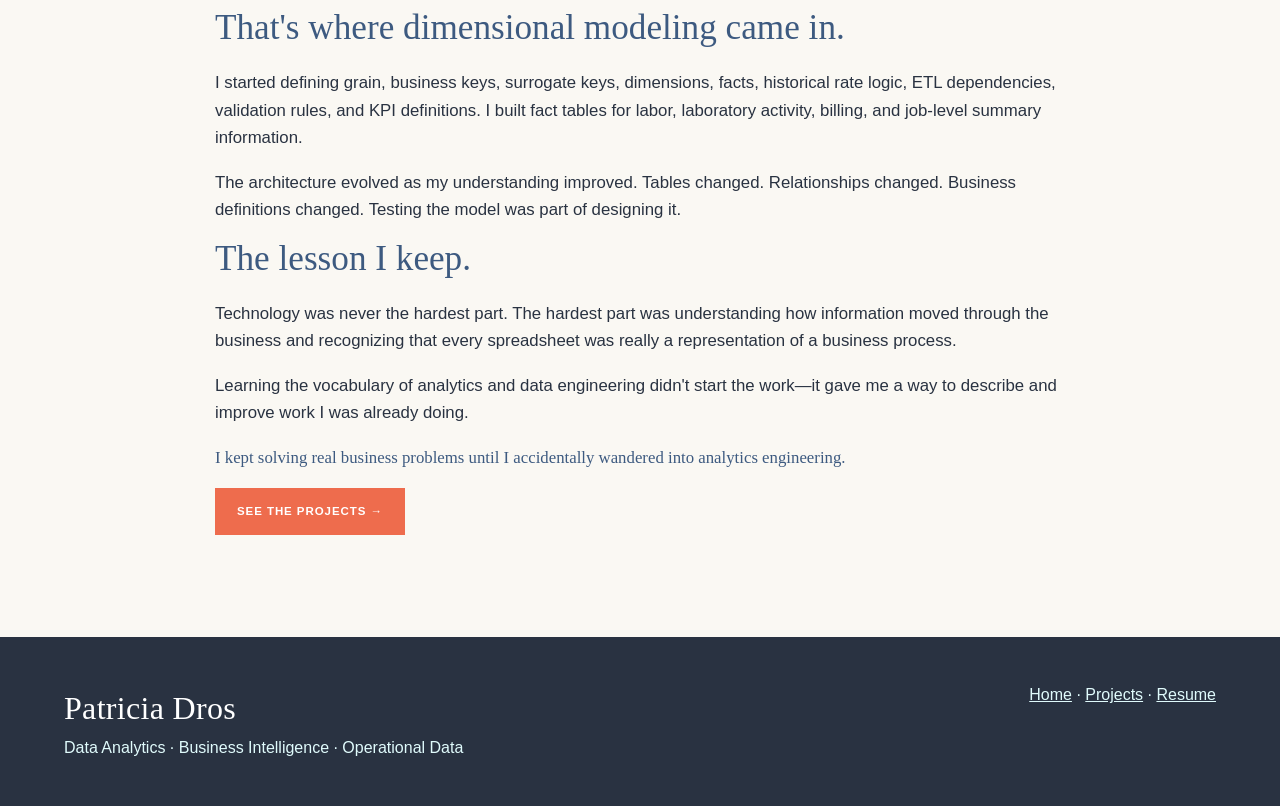
<file: writing.html>
<!doctype html><html lang="en"><head><meta charset="utf-8"><meta name="viewport" content="width=device-width,initial-scale=1"><title>Writing | Patricia Dros</title><link rel="stylesheet" href="style.css"></head><body>
<nav class="site-nav"><div><a class="brand" href="index.html">Patricia Dros</a><p class="tagline">Data Analytics · Business Intelligence · Operational Data</p></div><ul class="nav-links"><li><a href="index.html">Home</a></li><li><a href="projects.html">Projects</a></li><li><a class="active" href="writing.html">Writing</a></li><li><a href="about.html">About</a></li><li><a href="resume.html">Resume</a></li></ul></nav>
<main class="container"><header class="page-header"><div class="eyebrow">From the Notebook</div><h1>What I Learned Building a Data Warehouse From Real-World Data</h1><p class="lead">The project started as a checklist. It became a lesson in business processes, data quality, dimensional modeling, and the difference between making a calculation and representing the business behind it.</p></header>
<section><article class="article"><h2>It didn't start as a data warehouse.</h2><p>When I entered environmental consulting operations, I was learning an unfamiliar industry while trying to keep a complicated flow of projects organized. Information lived in job files, spreadsheets, laboratory reports, payroll records, invoices, contracts, and accounting records.</p><p>I started with a simple completion checklist inside each job file: do we have what we need to finish this job, produce the report, and request payment?</p><p>That small checklist solved an immediate problem. Then it exposed the next one.</p>
<h2>The checklist became a system.</h2><p>I built separate operational workbooks for project status, payroll, laboratory tracking, administrative approvals, technician licenses, supplies, and private-client work. Each began as a practical solution to a specific problem.</p><p>The systems grew because the business questions grew. Once labor was organized, I could ask about project cost. Once laboratory activity was organized, I could connect samples to projects and billing. Once project and billing records were connected, management questions became possible.</p>
<blockquote>The company already had data. The hard part was connecting it.</blockquote>
<h2>Then the business exposed the limits of the model.</h2><p>As I tested project-level profitability, I discovered that not every cost lived in the same place. Management labor was not represented in the ordinary payroll feed in the same way as field labor, and fixed or other project costs could sit outside the initial labor-and-lab view.</p><p>That changed the job. The goal was no longer “make the numbers work.” It was “make sure the model represents the business closely enough that people can trust the answers.”</p>
<h2>That's where dimensional modeling came in.</h2><p>I started defining grain, business keys, surrogate keys, dimensions, facts, historical rate logic, ETL dependencies, validation rules, and KPI definitions. I built fact tables for labor, laboratory activity, billing, and job-level summary information.</p><p>The architecture evolved as my understanding improved. Tables changed. Relationships changed. Business definitions changed. Testing the model was part of designing it.</p>
<h2>The lesson I keep.</h2><p>Technology was never the hardest part. The hardest part was understanding how information moved through the business and recognizing that every spreadsheet was really a representation of a business process.</p><p>Learning the vocabulary of analytics and data engineering didn't start the work—it gave me a way to describe and improve work I was already doing.</p><p class="project-punch">I kept solving real business problems until I accidentally wandered into analytics engineering.</p><p><a class="button primary" href="projects.html">See the Projects →</a></p></article></section>
</main><footer><div><div class="brand">Patricia Dros</div><p>Data Analytics · Business Intelligence · Operational Data</p></div><p><a href="index.html">Home</a> · <a href="projects.html">Projects</a> · <a href="resume.html">Resume</a></p></footer></body></html>
</file>
<file: style.css>
:root{--blue:#3d5a80;--sky:#98c1d9;--pale:#e0fbfc;--terra:#ee6c4d;--ink:#293241;--cream:#faf8f3;--white:#fff}
*{box-sizing:border-box}html{scroll-behavior:smooth}body{margin:0;background:var(--cream);color:var(--ink);font-family:Arial,Helvetica,sans-serif;line-height:1.65}
h1,h2,h3,.brand{font-family:Georgia,"Times New Roman",serif;font-weight:400;color:var(--blue)}a{color:inherit}
.site-nav{padding:22px 5vw;background:rgba(250,248,243,.97);border-bottom:1px solid #e8e3db;display:flex;justify-content:space-between;align-items:center;gap:30px;position:sticky;top:0;z-index:10}
.brand{font-size:2rem;text-decoration:none;letter-spacing:.01em}.site-nav>div:first-child{min-width:220px}
.tagline{margin:0;font-size:.68rem;letter-spacing:.17em;text-transform:uppercase}
.nav-links{display:flex;gap:25px;list-style:none;margin:0;padding:0;flex-wrap:wrap}.nav-links a{text-decoration:none}.nav-links a:hover,.active{color:var(--terra)!important}
.container{max-width:1200px;margin:auto}.hero{min-height:680px;padding:90px 5vw;display:grid;grid-template-columns:1.05fr .95fr;align-items:center;background:linear-gradient(115deg,var(--cream) 0 55%,var(--pale) 55% 100%)}
.eyebrow{color:var(--terra);font-size:.73rem;font-weight:bold;letter-spacing:.2em;text-transform:uppercase}h1{font-size:clamp(3.2rem,6vw,6rem);line-height:.98;margin:16px 0 25px}
h2{font-size:clamp(2.4rem,4vw,4.2rem);line-height:1.04;margin:12px 0 22px}h3{font-size:2rem;line-height:1.1;margin:10px 0 18px}.lead{font-size:1.12rem;max-width:700px}
.buttons{display:flex;gap:15px;flex-wrap:wrap;margin:28px 0}.button{display:inline-block;padding:13px 21px;border:1px solid var(--terra);text-decoration:none;text-transform:uppercase;letter-spacing:.08em;font-size:.72rem;font-weight:bold}
.primary{background:var(--terra);color:#fff}.secondary{color:var(--blue)}.text-link{font-weight:bold;text-decoration:none;border-bottom:1px solid var(--terra);padding-bottom:2px}
.skills{font-size:.72rem;letter-spacing:.18em;text-transform:uppercase}.hero-photo{width:min(100%,500px);justify-self:end;border-radius:4px;box-shadow:18px 18px 0 rgba(61,90,128,.14)}
section{padding:85px 5vw}.pale{background:var(--pale)}.grid{display:grid;grid-template-columns:1fr 1fr;gap:55px;align-items:center}.section-intro{max-width:900px;margin-bottom:35px}
.card{background:var(--white);padding:30px;box-shadow:0 12px 35px rgba(41,50,65,.09);border:1px solid rgba(61,90,128,.08)}
.tags{display:flex;flex-wrap:wrap;gap:8px;margin:25px 0}.tag{background:var(--sky);padding:6px 12px;font-size:.78rem}
.note{border-left:4px solid var(--terra);padding:18px 22px;background:rgba(255,255,255,.72);margin:25px 0}.project-grid{align-items:stretch}
.project-card{padding:32px;background:#fff;border-top:4px solid var(--terra);height:100%;box-shadow:0 10px 30px rgba(41,50,65,.07)}.project-number{font-size:.7rem;font-weight:bold;letter-spacing:.2em;color:var(--terra)}
.project-punch{font-family:Georgia,"Times New Roman",serif;font-size:1.15rem;color:var(--blue)}
.page-header{padding:90px 5vw 55px}.page-header h1{max-width:1000px}.article{max-width:850px;margin:auto}.article h2{font-size:2.2rem}.article p{font-size:1.05rem}
.article blockquote{margin:35px 0;padding:20px 25px;border-left:4px solid var(--terra);background:var(--pale);font:1.25rem/1.5 Georgia,serif;color:var(--blue)}
.about-photo{width:100%;max-width:520px;display:block}.quote-card{font:1.7rem/1.35 Georgia,serif;color:var(--blue);padding:45px}
.about-strip{background:var(--cream)}
.hobby-grid{display:grid;grid-template-columns:repeat(3,1fr);gap:18px;margin-top:36px}
.hobby-card{margin:0;background:#fff;border:1px solid rgba(61,90,128,.08);box-shadow:0 12px 28px rgba(41,50,65,.09)}
.hobby-card img{width:100%;aspect-ratio:1/1;object-fit:cover;display:block}
.hobby-card figcaption{padding:14px 16px}
.hobby-card figcaption strong{display:block;font-family:Georgia,"Times New Roman",serif;color:var(--blue);font-size:1.05rem;margin-bottom:4px}
.hobby-card figcaption span{display:block;color:#6b7280;font-size:.92rem;line-height:1.5}
footer{padding:45px 5vw;background:var(--ink);color:#fff;display:flex;justify-content:space-between;gap:30px;flex-wrap:wrap}footer .brand{color:#fff}footer p{margin:0;color:var(--pale)}
@media(max-width:800px){.site-nav{align-items:flex-start;flex-direction:column}.hero,.grid{grid-template-columns:1fr}.hero{background:var(--cream);padding-top:55px}.hero-photo{justify-self:start;margin-top:30px}.nav-links{gap:14px}section{padding:60px 6vw}.hobby-grid{grid-template-columns:repeat(2,1fr)}}
@media(max-width:560px){.hobby-grid{grid-template-columns:1fr}}
</file>
